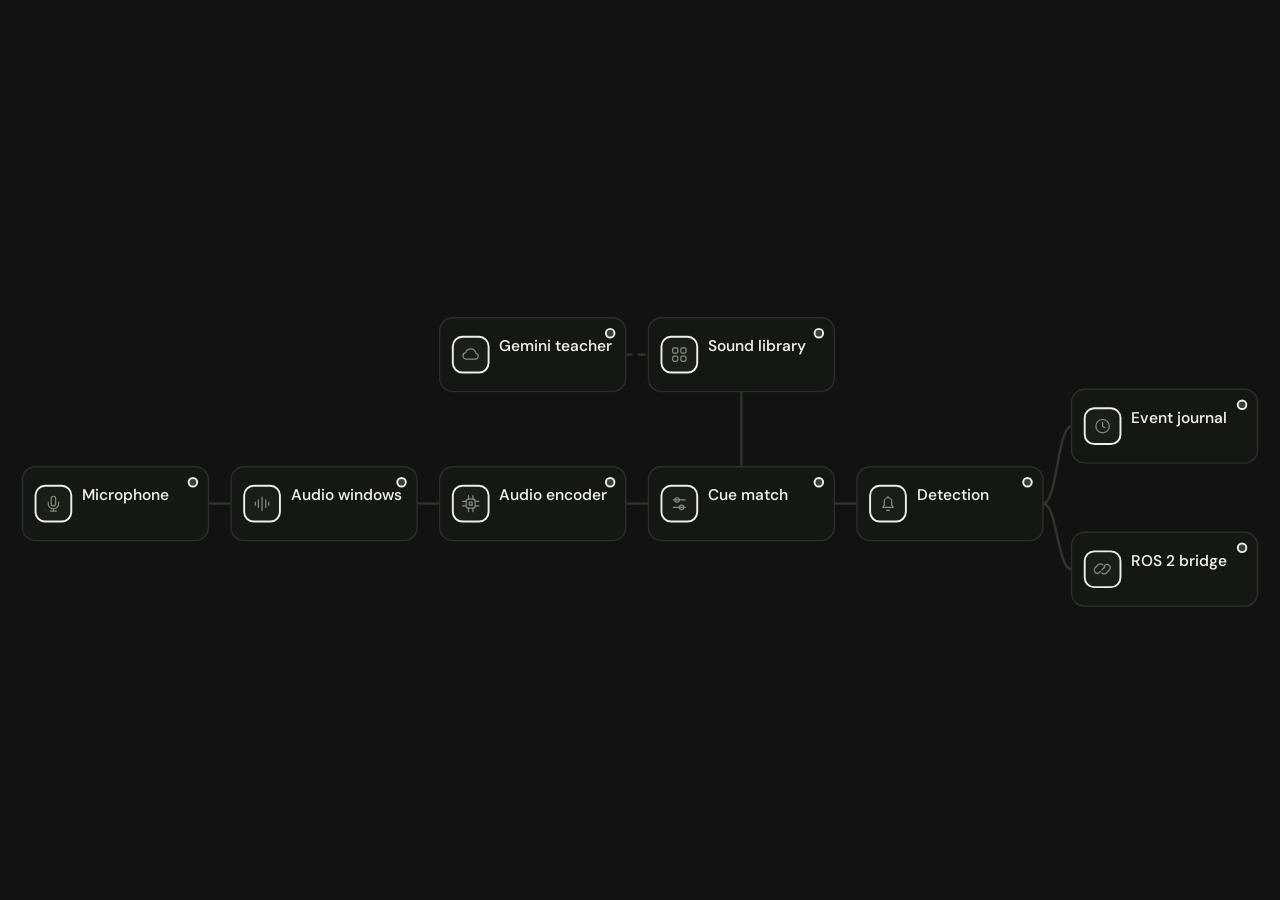
<file: docs/src/architecture.html>
<!doctype html>
<html lang="en">
  <head>
    <meta charset="utf-8" />
    <title>Physical Shazam · architecture loop</title>
    <link rel="stylesheet" href="../../src/physical_shazam/static/style.css" />
    <style>
      html, body { margin: 0; width: 1280px; height: 360px; overflow: hidden; background: #101310; }
      #stage { position: absolute; inset: 0; display: grid; place-items: center; }
      #stage svg.system-diagram { width: 1240px; height: auto; }
      #sprite { position: absolute; width: 0; height: 0; overflow: hidden; }
    </style>
  </head>
  <body>
    <div id="sprite"></div>
    <div id="stage"><svg id="diagram" class="system-diagram" role="img" aria-label="Physical Shazam architecture"></svg></div>
    <script type="module">
      import { SystemDiagram } from "../../src/physical_shazam/static/diagram.js";

      const html = await (await fetch("../../src/physical_shazam/static/index.html")).text();
      const doc = new DOMParser().parseFromString(html, "text/html");
      document.getElementById("sprite").append(
        ...[...doc.querySelectorAll("svg")].filter((s) => s.querySelector("symbol")),
      );

      const LOOP = 6;
      const diagram = new SystemDiagram(document.getElementById("diagram"), {
        layout: "landscape",
      });
      const ms = (s) => s * 1000;
      const schedule = [];
      for (let loop = 0; loop < 40; loop++) {
        const base = loop * LOOP;
        for (let i = 0; i < 12; i++)
          schedule.push([base + i * 0.5, ["mic", "window", "encoder", "match"], 1.1, ""]);
        schedule.push([base + 2.6, ["match", "event", "journal"], 0.8, "event"]);
        schedule.push([base + 3.2, ["event", "ros"], 0.6, "event"]);
        schedule.push([base + 4.1, ["gemini", "library", "match"], 1.2, ""]);
      }
      schedule.sort((a, b) => a[0] - b[0]);
      let next = 0;

      window.render = (t) => {
        const local = t % LOOP;
        while (next < schedule.length && schedule[next][0] <= t) {
          const [at, route, duration, kind] = schedule[next++];
          diagram.send(route, ms(at), { duration: ms(duration) / (route.length - 1), kind });
        }
        const level = -26 + 9 * Math.sin(t * 2.1) + 4 * Math.sin(t * 5.3);
        const heard = local > 2.6 && local < 5.6;
        const score = heard ? 0.91 : 0.2 + 0.08 * Math.sin(t * 3);
        diagram.set("mic", "active", `${level.toFixed(1)} dBFS`);
        diagram.set("window", "active", "16 kHz · 975 ms");
        diagram.set("encoder", "active", `CED-small · ${9 + Math.round(1.5 + Math.sin(t * 4))} ms`);
        diagram.set("library", local > 4.1 && local < 5.6 ? "active" : "ready", "3 sounds · 3 on");
        diagram.set("gemini", local > 4.1 && local < 5.4 ? "active" : "ready", local > 4.1 && local < 5.4 ? "Reviewing…" : "On demand");
        diagram.set("match", "active", `${score.toFixed(2)} · Doorbell`);
        diagram.set("event", heard ? "active" : "ready", heard ? "Doorbell · 0.91" : "Listening…");
        diagram.set("journal", "ready", local > 3.2 ? "12 saved locally" : "11 saved locally");
        diagram.set("ros", "ready", local > 3.8 ? "12 sent" : "11 sent");
        for (const [a, b] of [["mic", "window"], ["window", "encoder"], ["encoder", "match"], ["library", "match"], ["event", "ros"]])
          diagram.flow(a, b, true);
        diagram.flow("gemini", "library", local > 4.1 && local < 5.4);
        if (Math.abs(local - 2.95) < 0.02) diagram.flash("event", ms(t));
        diagram.frame(ms(t));
      };
      window.ready = true;
      if (!navigator.webdriver) {
        const start = performance.now();
        const tick = () => { window.render((performance.now() - start) / 1000); requestAnimationFrame(tick); };
        requestAnimationFrame(tick);
      }
    </script>
  </body>
</html>
</file>
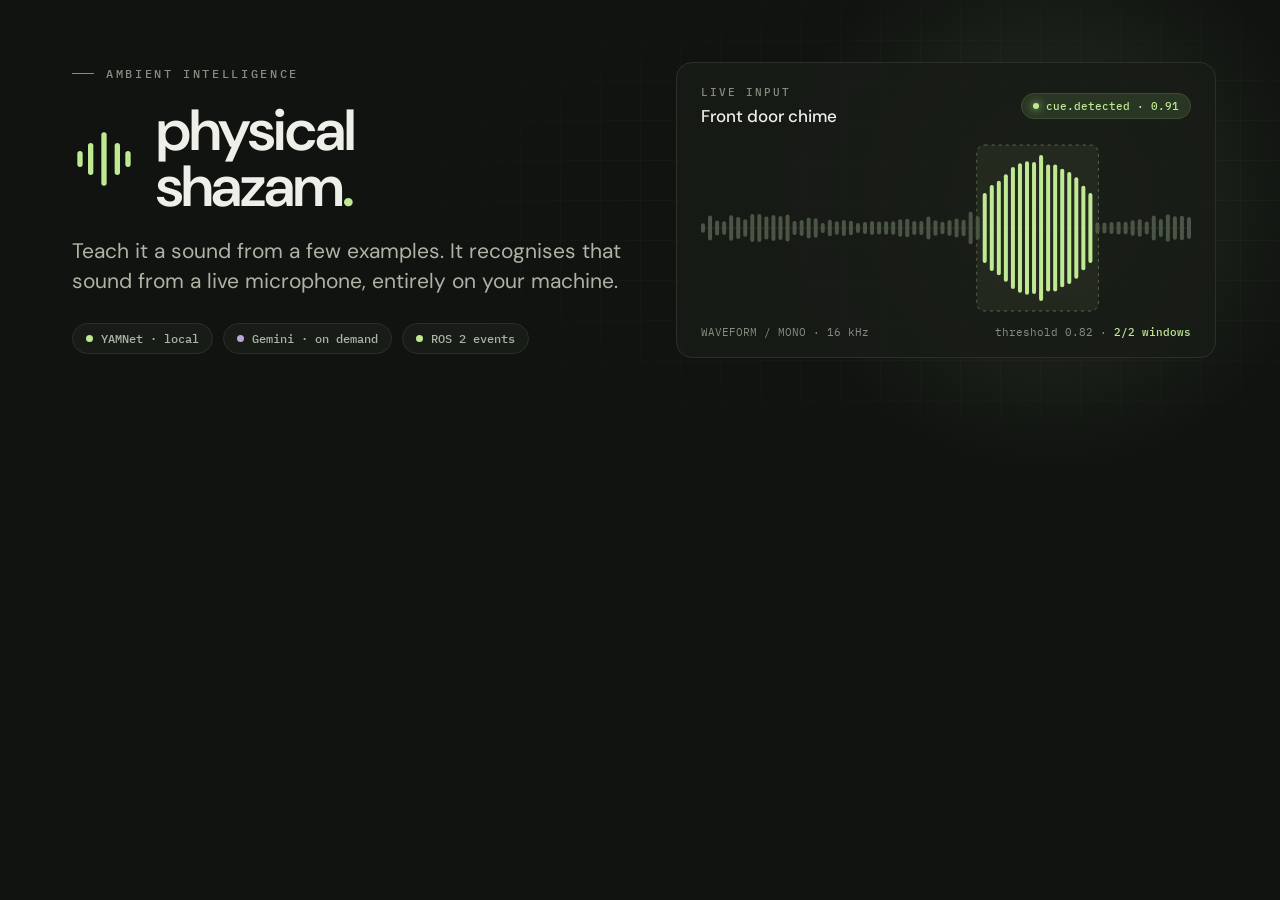
<file: docs/src/banner.html>
<!doctype html><html><head><meta charset="utf-8">
<link href="https://fonts.googleapis.com/css2?family=DM+Sans:wght@400;500;600;700&family=IBM+Plex+Mono:wght@400;500&display=swap" rel="stylesheet">
<style>
:root{--bg:#101310;--panel:#181c17;--border:#2a3028;--text:#eeefe8;--muted:#858e7e;--ml:#adb4a5;--mint:#c0e994;--mintd:#293623;--lav:#b8a7da}
*{box-sizing:border-box;margin:0}
body{width:1280px;height:420px;background:var(--bg);font-family:"DM Sans",sans-serif;color:var(--text);overflow:hidden;position:relative}
.grid{position:absolute;inset:0;background-image:linear-gradient(var(--border) 1px,transparent 1px),linear-gradient(90deg,var(--border) 1px,transparent 1px);background-size:40px 40px;opacity:.28;mask-image:radial-gradient(ellipse 70% 90% at 75% 50%,#000 20%,transparent 75%)}
.glow{position:absolute;width:620px;height:620px;right:-80px;top:-110px;background:radial-gradient(circle,rgba(192,233,148,.13),transparent 62%)}
.left{position:absolute;left:72px;top:0;bottom:0;display:flex;flex-direction:column;justify-content:center;gap:22px;width:620px}
.eyebrow{font:500 12px "IBM Plex Mono";letter-spacing:.22em;color:var(--muted);display:flex;align-items:center;gap:12px}
.eyebrow:before{content:"";width:22px;height:1px;background:var(--muted)}
.brand{display:flex;align-items:center;gap:20px}
.brand svg{width:64px;height:64px;stroke:var(--mint);stroke-width:2;fill:none;stroke-linecap:round}
.name{font-weight:600;font-size:58px;line-height:.95;letter-spacing:-.035em}
.name b{color:var(--mint);font-weight:600}
.tag{font-size:21px;color:var(--ml);line-height:1.45;max-width:600px}
.pills{display:flex;gap:10px;margin-top:4px}
.pill{font:500 12px "IBM Plex Mono";color:var(--ml);border:1px solid var(--border);background:var(--panel);border-radius:999px;padding:7px 13px;display:flex;align-items:center;gap:8px}
.pill i{width:7px;height:7px;border-radius:50%;background:var(--mint)}
.pill.l i{background:var(--lav)}
.right{position:absolute;right:64px;top:62px;width:540px;height:296px;border:1px solid var(--border);background:rgba(24,28,23,.85);border-radius:16px;padding:22px 24px}
.rh{display:flex;justify-content:space-between;align-items:center}
.lbl{font:500 11px "IBM Plex Mono";letter-spacing:.18em;color:var(--muted)}
.ttl{font-size:17px;font-weight:500;margin-top:6px}
.badge{font:500 11px "IBM Plex Mono";color:var(--mint);border:1px solid #3d4d33;background:var(--mintd);border-radius:999px;padding:5px 11px;display:flex;gap:7px;align-items:center}
.badge i{width:6px;height:6px;border-radius:50%;background:var(--mint);box-shadow:0 0 8px var(--mint)}
#wave{margin-top:16px;display:block}
.foot{display:flex;justify-content:space-between;margin-top:12px;font:400 11px "IBM Plex Mono";color:var(--muted)}
.foot span b{color:var(--mint);font-weight:500}
</style></head><body>
<div class="grid"></div><div class="glow"></div>
<div class="left">
  <div class="eyebrow">AMBIENT INTELLIGENCE</div>
  <div class="brand"><svg viewBox="0 0 24 24"><path d="M3 10v4m4-7v10m5-14v18m5-14v10m4-7v4"/></svg>
    <div class="name">physical<br>shazam<b>.</b></div></div>
  <div class="tag">Teach it a sound from a few examples. It recognises that sound from a live microphone, entirely on your machine.</div>
  <div class="pills"><div class="pill"><i></i>YAMNet · local</div><div class="pill l"><i></i>Gemini · on demand</div><div class="pill"><i></i>ROS 2 events</div></div>
</div>
<div class="right">
  <div class="rh"><div><div class="lbl">LIVE INPUT</div><div class="ttl">Front door chime</div></div><div class="badge"><i></i>cue.detected · 0.91</div></div>
  <svg id="wave" width="490" height="170"></svg>
  <div class="foot"><span>WAVEFORM / MONO · 16 kHz</span><span>threshold 0.82 · <b>2/2 windows</b></span></div>
</div>
<script>
const s=document.getElementById('wave'),W=490,H=170,n=70,bw=4,gap=(W-n*bw)/(n-1);let h='';
let seed=7;const r=()=>{seed=(seed*16807)%2147483647;return seed/2147483647};
h+=`<line x1="0" x2="${W}" y1="${H/2}" y2="${H/2}" stroke="#2a3028"/>`;
for(let i=0;i<n;i++){const x=i*(bw+gap);const hit=i>=40&&i<=55;
 let a=hit?(0.45+0.5*Math.abs(Math.sin((i-40)/15*Math.PI))*(0.75+0.25*r())):(0.06+0.16*r()*(0.6+0.4*Math.sin(i/5)));
 const bh=Math.max(4,a*(H-14));
 h+=`<rect x="${x}" y="${(H-bh)/2}" width="${bw}" height="${bh}" rx="2" fill="${hit?'#c0e994':'#4b5546'}"/>`}
const x0=40*(bw+gap)-6,x1=55*(bw+gap)+bw+6;
h=`<rect x="${x0}" y="2" width="${x1-x0}" height="${H-4}" rx="8" fill="rgba(192,233,148,.06)" stroke="rgba(192,233,148,.35)" stroke-dasharray="3 4"/>`+h;
s.innerHTML=h;
</script></body></html>
</file>
<file: src/physical_shazam/static/style.css>
@import url("https://fonts.googleapis.com/css2?family=DM+Sans:wght@400;450;500;550;600;650;700&family=IBM+Plex+Mono:wght@400;500&display=swap");

:root {
  color-scheme: dark;
  --bg: #101310;
  --side: #141713;
  --panel: #181c17;
  --panel-hi: #1d221c;
  --border: #2a3028;
  --text: #eeefe8;
  --muted: #858e7e;
  --muted-light: #adb4a5;
  --mint: #c0e994;
  --mint-dark: #293623;
  --lavender: #b8a7da;
  --mono: "IBM Plex Mono", monospace;
  --font: "DM Sans", -apple-system, BlinkMacSystemFont, "Segoe UI", sans-serif;
}
* {
  box-sizing: border-box;
}
body {
  margin: 0;
  background: var(--bg);
  color: var(--text);
  font: 15px/1.5 var(--font);
  -webkit-font-smoothing: antialiased;
}
button,
input {
  font: inherit;
}
button,
a,
input {
  -webkit-tap-highlight-color: transparent;
}
button {
  cursor: pointer;
}
button {
  color: inherit;
}
a {
  color: inherit;
  text-decoration: none;
}
svg {
  width: 20px;
  height: 20px;
  fill: none;
  stroke: currentColor;
  stroke-width: 1.6;
  stroke-linecap: round;
  stroke-linejoin: round;
  flex-shrink: 0;
}
.svg-defs {
  position: absolute;
  width: 0;
  height: 0;
  overflow: hidden;
}
button:disabled {
  opacity: 0.4;
  cursor: not-allowed;
}
button:focus-visible,
a:focus-visible,
input:focus-visible {
  outline: 2px solid var(--mint);
  outline-offset: 4px;
}
button {
  transition:
    background 0.18s,
    opacity 0.18s,
    transform 0.18s;
}
.hidden {
  display: none !important;
}
.sidebar {
  width: 232px;
  position: fixed;
  inset: 0 auto 0 0;
  background: var(--side);
  border-right: 1px solid var(--border);
  padding: 34px 18px 0;
  display: flex;
  flex-direction: column;
  z-index: 10;
}
.brand {
  display: flex;
  align-items: center;
  gap: 12px;
  padding: 0 12px;
  font-weight: 600;
  font-size: 20px;
  letter-spacing: -0.9px;
  line-height: 1.03;
  width: fit-content;
}
.brand-mark {
  width: 37px;
  height: 43px;
  color: var(--mint);
  display: grid;
  place-items: center;
}
.brand-mark svg {
  width: 35px;
  height: 35px;
  stroke-width: 2.2;
}
.brand-second {
  display: block;
}
.brand-dot {
  color: var(--mint);
}
.workspace {
  display: flex;
  gap: 10px;
  align-items: center;
  margin-top: 40px;
  margin-bottom: 33px;
  border: 1px solid var(--border);
  border-radius: 9px;
  background: #1b2019;
  padding: 11px 10px;
  font-size: 12.5px;
  font-weight: 500;
}
.workspace small {
  display: block;
  font: 11px var(--mono);
  color: var(--muted);
  margin-top: 4px;
  letter-spacing: 1px;
}
.workspace-icon {
  width: 27px;
  height: 27px;
  background: #303829;
  border: 1px solid #46513b;
  border-radius: 6px;
  display: grid;
  place-items: center;
  color: var(--mint);
  font-size: 13px;
}
.workspace-chevron {
  margin-left: auto;
  color: var(--muted);
}
.nav-label {
  font: 11.5px var(--mono);
  letter-spacing: 1.5px;
  color: #697362;
  margin-left: 14px;
  margin-bottom: 13px;
}
.nav-item {
  display: flex;
  align-items: center;
  width: 100%;
  border: 1px solid transparent;
  border-radius: 7px;
  background: transparent;
  color: var(--muted-light);
  padding: 12px 13px;
  gap: 11px;
  margin-bottom: 5px;
  text-align: left;
  font-size: 13px;
  font-weight: 500;
}
.nav-item svg {
  width: 17px;
  height: 17px;
  color: #7d8874;
}
.nav-item:hover {
  background: #20261d;
}
.nav-item.active {
  background: #273120;
  border-color: #35422b;
  color: var(--mint);
}
.nav-item.active svg {
  color: var(--mint);
}
.nav-dot {
  width: 5px;
  height: 5px;
  background: var(--mint);
  border-radius: 50%;
  margin-left: auto;
}
.nav-count {
  margin-left: auto;
  font: 11.5px var(--mono);
  border-radius: 4px;
  background: #242a21;
  padding: 2px 5px;
}
.sidebar-bottom {
  margin-top: auto;
}
.local-note {
  display: flex;
  gap: 10px;
  margin: 30px 10px;
  color: var(--muted-light);
  font-size: 12.5px;
}
.local-note svg {
  width: 17px;
  height: 17px;
  color: var(--muted);
}
.local-note p {
  color: #747e6d;
  margin: 7px 0 0;
  font-size: 12.5px;
  line-height: 1.8;
}
.station-id {
  display: flex;
  align-items: center;
  width: calc(100% + 36px);
  margin-left: -18px;
  padding: 20px 20px;
  background: transparent;
  border: 0;
  border-top: 1px solid var(--border);
  gap: 10px;
  font-size: 12.5px;
  text-align: left;
}
.station-id small {
  display: block;
  font-size: 11.5px;
  color: var(--muted);
  margin-top: 2px;
}
.station-id > span:last-child {
  margin-left: auto;
  color: var(--muted);
}
.avatar {
  height: 30px;
  width: 30px;
  display: grid;
  place-items: center;
  border: 1px solid #454d3e;
  border-radius: 50%;
  font: 12px var(--mono);
  color: var(--muted-light);
}
.app-shell {
  margin-left: 232px;
}
.topbar {
  height: 76px;
  display: flex;
  align-items: center;
  justify-content: space-between;
  padding: 0 40px;
  border-bottom: 1px solid var(--border);
}
.breadcrumb {
  font-size: 12.5px;
  color: var(--muted);
}
.breadcrumb span {
  padding: 0 12px;
  color: #4b5545;
}
.breadcrumb strong {
  color: #bac1b1;
  font-weight: 400;
}
.topbar-right {
  display: flex;
  gap: 22px;
  align-items: center;
}
.local-badge {
  font-size: 12px;
  color: #bacaaa;
  display: flex;
  align-items: center;
  gap: 7px;
}
.local-badge i,
.engine-foot i {
  width: 5px;
  height: 5px;
  border-radius: 50%;
  background: var(--mint);
}
.version {
  font: 11px var(--mono);
  letter-spacing: 1px;
  color: #747e6d;
}
main {
  max-width: 1530px;
  margin: auto;
  padding: 35px 40px 0;
}
.page-heading {
  display: flex;
  align-items: center;
  justify-content: space-between;
  margin-bottom: 29px;
}
.eyebrow {
  font: 11.5px var(--mono);
  letter-spacing: 1.6px;
  color: #98aa86;
  display: flex;
  align-items: center;
  gap: 7px;
}
.tiny-line {
  width: 15px;
  height: 1px;
  background: var(--mint);
}
h1 {
  font-size: 34px;
  font-weight: 500;
  letter-spacing: -1.3px;
  margin: 8px 0 4px;
  line-height: 1.25;
}
.page-heading p {
  margin: 0;
  color: var(--muted);
  font-size: 13px;
}
.button {
  border: 1px solid transparent;
  border-radius: 6px;
  min-height: 39px;
  padding: 9px 15px;
  display: inline-flex;
  align-items: center;
  justify-content: center;
  gap: 8px;
  font-size: 12.5px;
  font-weight: 600;
  white-space: nowrap;
}
.button svg {
  width: 16px;
  height: 16px;
}
.button.primary {
  background: var(--mint);
  color: #1c2c13;
  border-color: var(--mint);
}
.button.primary:hover {
  background: #d4f5af;
  border-color: #d4f5af;
  transform: translateY(-1px);
}
.button.secondary {
  background: #242b20;
  border-color: #394332;
  color: #d8dfce;
}
.button.secondary:hover {
  background: #303b29;
}
.button.subtle {
  background: transparent;
  color: #a8b59c;
}
.text-button {
  background: transparent;
  border: 0;
  padding: 6px 0;
  color: var(--muted-light);
  display: flex;
  align-items: center;
  gap: 9px;
  font-size: 12px;
}
.text-button svg {
  width: 15px;
  height: 15px;
}
.text-button:hover {
  color: var(--mint);
}
.station-grid {
  display: grid;
  grid-template-columns: minmax(0, 1.75fr) minmax(285px, 1fr);
  gap: 20px;
}
.panel {
  background: var(--panel);
  border: 1px solid var(--border);
  border-radius: 10px;
  overflow: hidden;
}
.panel-heading {
  display: flex;
  align-items: center;
  justify-content: space-between;
  padding: 23px 24px 17px;
}
.overline {
  font: 11px var(--mono);
  letter-spacing: 1.7px;
  color: #7b8770;
}
h2 {
  font-size: 15px;
  font-weight: 500;
  letter-spacing: -0.2px;
  margin: 4px 0 0;
  line-height: 1.4;
}
.status-pill {
  display: flex;
  align-items: center;
  gap: 6px;
  border: 1px solid #394031;
  border-radius: 20px;
  padding: 4px 9px;
  color: #a0a995;
  font: 11.5px var(--mono);
}
.status-pill i {
  width: 5px;
  height: 5px;
  background: #79866b;
  border-radius: 50%;
}
.status-pill.listening {
  color: var(--mint);
  border-color: #415735;
  background: #23301e;
}
.status-pill.listening i {
  background: var(--mint);
  box-shadow: 0 0 0 3px #c0e99410;
  animation: breathe 2s infinite;
}
.waveform-wrap {
  height: 174px;
  position: relative;
  margin: 0 24px;
  border: 1px solid #2b3326;
  border-radius: 6px;
  overflow: hidden;
  background: #141a12;
}
.waveform-grid {
  position: absolute;
  inset: 0;
  background-image:
    linear-gradient(#303d252d 1px, transparent 1px),
    linear-gradient(90deg, #303d252d 1px, transparent 1px);
  background-size: 32px 32px;
  background-position: center;
}
.waveform-wrap:after {
  content: "";
  position: absolute;
  left: 0;
  right: 0;
  top: 50%;
  height: 1px;
  background: #5364453a;
  pointer-events: none;
}
#waveform {
  position: absolute;
  width: 100%;
  height: 100%;
  inset: 0;
}
.waveform-idle {
  position: absolute;
  inset: 0;
  display: flex;
  align-items: center;
  justify-content: center;
  gap: 14px;
  background: #141a1280;
  backdrop-filter: blur(1px);
  font-size: 13px;
  color: #c0cbb7;
}
.waveform-idle small {
  display: block;
  font-size: 12px;
  color: #718266;
  margin-top: 4px;
}
.mic-orbit {
  width: 40px;
  height: 40px;
  display: grid;
  place-items: center;
  border: 1px solid #415036;
  border-radius: 50%;
  color: #a3b98e;
  box-shadow: 0 0 0 5px #41503615;
}
.mic-orbit svg {
  width: 17px;
  height: 17px;
}
.waveform-label {
  position: absolute;
  bottom: 9px;
  left: 12px;
  right: 12px;
  display: flex;
  justify-content: space-between;
  font: 11px var(--mono);
  letter-spacing: 1px;
  color: #697d59;
  pointer-events: none;
}
.monitor-footer {
  display: flex;
  justify-content: space-between;
  align-items: center;
  padding: 21px 24px 23px;
  gap: 10px;
}
.source-label {
  display: flex;
  align-items: center;
  gap: 10px;
  font-size: 12px;
  color: #cad2c1;
  min-width: 0;
}
.source-label small {
  display: block;
  color: #7c8971;
  font: 11px var(--mono);
  margin-top: 4px;
}
.source-icon {
  color: #99a68d;
  border: 1px solid #343e2d;
  border-radius: 5px;
  padding: 6px;
  display: grid;
  place-items: center;
}
.source-icon svg {
  width: 15px;
  height: 15px;
}
.engine-panel .panel-heading {
  padding-bottom: 15px;
}
.muted-icon {
  color: #6e7c63;
  width: 17px;
  height: 17px;
}
.engine-item {
  display: flex;
  gap: 12px;
  padding: 7px 24px 4px;
  align-items: flex-start;
}
.engine-icon {
  width: 34px;
  height: 34px;
  border-radius: 7px;
  display: grid;
  place-items: center;
  flex-shrink: 0;
  border: 1px solid;
}
.engine-icon svg {
  width: 17px;
  height: 17px;
}
.engine-icon.mint {
  color: var(--mint);
  background: #28331f;
  border-color: #3c4a2f;
}
.engine-icon.lavender {
  color: var(--lavender);
  background: #2e2836;
  border-color: #44384f;
}
.engine-title {
  font-size: 12.5px;
  font-weight: 500;
  display: flex;
  align-items: center;
  gap: 7px;
  white-space: nowrap;
}
.tag {
  font: 11px var(--mono);
  letter-spacing: 0.5px;
  color: #96a48b;
  border: 1px solid #3a4432;
  border-radius: 3px;
  padding: 2px 4px;
}
.engine-item p {
  font-size: 11.5px;
  color: #89967e;
  margin: 4px 0 7px;
}
.engine-state {
  font: 11px var(--mono);
  color: #9db58a;
  display: flex;
  align-items: center;
  gap: 5px;
}
.engine-state i {
  width: 4px;
  height: 4px;
  background: currentColor;
  border-radius: 50%;
}
.engine-divider {
  display: flex;
  gap: 9px;
  align-items: center;
  margin: 16px 24px;
  font: 11px var(--mono);
  color: #637158;
  white-space: nowrap;
}
.engine-divider span {
  height: 1px;
  flex: 1;
  background: #2f3828;
}
.inline-link {
  font: 11px var(--mono);
  color: var(--lavender);
  padding: 0;
  background: none;
  border: 0;
  text-align: left;
}
.engine-foot {
  border-top: 1px solid var(--border);
  margin-top: 23px;
  padding: 13px 24px;
  font-size: 11px;
  color: #829274;
  display: flex;
  align-items: center;
  gap: 6px;
}
.engine-foot i {
  width: 4px;
  height: 4px;
}
.metrics {
  display: grid;
  grid-template-columns: repeat(4, 1fr);
  border: 1px solid var(--border);
  border-radius: 8px;
  margin: 22px 0 32px;
  background: #151914;
}
.metric {
  padding: 17px 22px;
  border-right: 1px solid var(--border);
}
.metric:last-child {
  border: 0;
}
.metric > span {
  display: flex;
  justify-content: space-between;
  color: #8a9680;
  font-size: 12px;
}
.metric > span svg {
  width: 13px;
  height: 13px;
  color: #65735a;
}
.metric strong {
  font-size: 27px;
  font-weight: 450;
  letter-spacing: -1px;
  display: flex;
  align-items: baseline;
  gap: 10px;
  margin-top: 7px;
  line-height: 1.35;
}
.metric small {
  font: 11px var(--font);
  color: #707e65;
  letter-spacing: 0;
}
.metric strong.metric-text {
  font-size: 15px;
  letter-spacing: -0.3px;
  display: block;
  margin-top: 12px;
  line-height: 1.2;
}
.metric-text small {
  display: block;
  margin-top: 5px;
}
.section-heading {
  display: flex;
  justify-content: space-between;
  align-items: center;
  margin-bottom: 17px;
}
.section-heading h2 {
  font-size: 17px;
  margin: 0;
  display: flex;
  align-items: center;
  gap: 10px;
}
.section-heading h2 > span:not(.live-dot) {
  font: 11.5px var(--mono);
  padding: 2px 5px;
  background: #232b1d;
  border-radius: 4px;
  color: #97a78b;
}
.section-heading p {
  font-size: 12px;
  color: #7c8b70;
  margin: 4px 0 0;
}
.cue-grid {
  display: grid;
  grid-template-columns: repeat(3, minmax(0, 1fr));
  gap: 16px;
}
.empty-library {
  grid-column: 1/-1;
  min-height: 170px;
  display: flex;
  align-items: center;
  justify-content: space-between;
  gap: 30px;
  padding: 29px 34px;
  border: 1px dashed #3b4a30;
  border-radius: 9px;
  background:
    radial-gradient(ellipse at 0 50%, #2c3a2030, transparent 70%), #171d14;
}
.empty-library-main {
  display: flex;
  gap: 20px;
  align-items: center;
}
.empty-symbol {
  height: 58px;
  width: 58px;
  border: 1px solid #3c4d30;
  border-radius: 13px;
  display: grid;
  place-items: center;
  background: #26331d;
  color: #b5d895;
  transform: rotate(-6deg);
}
.empty-symbol svg {
  width: 26px;
  height: 26px;
  transform: rotate(6deg);
}
.empty-library h3 {
  font-size: 15px;
  font-weight: 500;
  margin: 0 0 6px;
  letter-spacing: -0.2px;
}
.empty-library p {
  font-size: 12px;
  color: #849976;
  line-height: 1.8;
  margin: 0;
  max-width: 315px;
}
.empty-actions {
  display: flex;
  flex-direction: column;
  gap: 10px;
  align-items: center;
}
.empty-actions .text-button {
  font-size: 11.5px;
  color: #9caf8e;
}
.cue-card {
  border: 1px solid var(--border);
  border-radius: 9px;
  background: var(--panel);
  padding: 21px;
  position: relative;
  transition:
    border-color 0.2s,
    background 0.2s;
}
.cue-card.detected {
  border-color: #89aa67;
  background: #263320;
  box-shadow: 0 0 24px #c0e99408;
}
.cue-card.disabled {
  opacity: 0.55;
}
.cue-card-top {
  display: flex;
  align-items: center;
  justify-content: space-between;
}
.cue-icon {
  width: 34px;
  height: 34px;
  border: 1px solid #3c482f;
  border-radius: 8px;
  background: #27311f;
  color: #c1d6aa;
  display: grid;
  place-items: center;
}
.cue-icon svg {
  width: 18px;
  height: 18px;
}
.cue-card h3 {
  font-weight: 500;
  font-size: 14px;
  letter-spacing: -0.1px;
  margin: 15px 0 3px;
  overflow-wrap: anywhere;
}
.cue-meta {
  font: 11px var(--mono);
  color: #7f9072;
}
.cue-score-row {
  display: flex;
  align-items: center;
  justify-content: space-between;
  margin-top: 19px;
  font-size: 11px;
  color: #8e9e81;
}
.cue-score-row output {
  font: 11.5px var(--mono);
  color: #b3c4a4;
}
.score-track {
  height: 4px;
  background: #2d3825;
  border-radius: 2px;
  margin: 8px 0 15px;
  position: relative;
}
.score-fill {
  height: 100%;
  background: #a6cb81;
  border-radius: 2px;
  width: 0;
  transition: width 0.3s;
}
.score-threshold {
  position: absolute;
  top: -3px;
  height: 10px;
  width: 1px;
  background: #b8c7a8;
}
.cue-card-bottom {
  display: flex;
  justify-content: space-between;
  align-items: center;
  border-top: 1px solid var(--border);
  padding-top: 13px;
  font-size: 11px;
  color: #7a8b6c;
}
.cue-card-bottom .text-button {
  font-size: 11.5px;
  padding: 0;
}
.cue-card-bottom svg {
  width: 13px;
  height: 13px;
}
.switch {
  position: relative;
  display: inline-flex;
  align-items: center;
  width: 29px;
  height: 17px;
  cursor: pointer;
  flex-shrink: 0;
}
.switch input {
  position: absolute;
  opacity: 0;
  width: 0;
  height: 0;
}
.switch > span:not(.sr-only) {
  position: absolute;
  inset: 0;
  border-radius: 20px;
  background: #414b37;
  transition: background 0.2s;
}
.switch > span:not(.sr-only):before {
  content: "";
  position: absolute;
  left: 3px;
  top: 3px;
  width: 11px;
  height: 11px;
  background: #a5b298;
  border-radius: 50%;
  transition: transform 0.2s;
}
.switch input:checked + span {
  background: #6f8d50;
}
.switch input:checked + span:before {
  transform: translateX(12px);
  background: var(--mint);
}
.switch input:focus-visible + span {
  outline: 2px solid var(--mint);
  outline-offset: 4px;
}
.event-heading {
  margin-top: 30px;
  margin-bottom: 15px;
}
.live-dot {
  width: 5px;
  height: 5px;
  background: #566d44;
  border-radius: 50%;
}
.empty-events {
  display: flex;
  align-items: center;
  justify-content: center;
  gap: 13px;
  padding: 25px;
  color: #7d8c71;
  font-size: 12px;
}
.empty-events svg {
  width: 18px;
  height: 18px;
  color: #586b4a;
}
.empty-events small {
  display: block;
  color: #5e7052;
  font-size: 11.5px;
  margin-top: 3px;
}
.event-row {
  padding: 15px 21px;
  display: grid;
  grid-template-columns: 32px 1fr 85px 90px 90px;
  align-items: center;
  gap: 12px;
  border-bottom: 1px solid var(--border);
  font-size: 12px;
}
.event-row:last-child {
  border-bottom: 0;
}
.event-row .event-icon {
  display: grid;
  place-items: center;
  height: 29px;
  width: 29px;
  border-radius: 50%;
  background: #293820;
  color: #b2d393;
}
.event-row svg {
  width: 14px;
  height: 14px;
}
.event-name {
  font-weight: 500;
}
.event-name small {
  display: block;
  color: #748668;
  font-size: 11px;
  font-weight: 400;
  margin-top: 3px;
}
.event-score,
.event-time {
  font: 11.5px var(--mono);
  color: #a3b393;
}
.event-output {
  font: 11px var(--mono);
  color: #91a77f;
}
.signal-path {
  display: flex;
  align-items: center;
  justify-content: space-between;
  gap: 9px;
  border-top: 1px solid #252e20;
  padding-top: 20px;
  margin-top: 27px;
  font-size: 11px;
  color: #7a8c6c;
}
.signal-label {
  font: 11px var(--mono);
  letter-spacing: 1px;
  color: #637657;
}
.signal-path > span:not(.signal-label):not(.signal-end) {
  display: flex;
  gap: 7px;
  align-items: center;
  white-space: nowrap;
}
.signal-path svg {
  width: 12px;
  height: 12px;
  color: #8ba177;
}
.signal-path b {
  font-size: 12px;
  color: #455b36;
  font-weight: 400;
}
.signal-end {
  margin-left: 8px;
  font-size: 11px;
  color: #5e7650;
}
.library-toolbar {
  display: flex;
  justify-content: space-between;
  align-items: center;
  gap: 15px;
  margin: 6px 0 24px;
  color: var(--muted);
  font-size: 12.5px;
}
.library-toolbar > div {
  display: flex;
  gap: 10px;
}
.info-panel {
  display: flex;
  align-items: center;
  gap: 17px;
  padding: 23px 26px;
  border: 1px solid var(--border);
  border-radius: 8px;
  margin-top: 24px;
  color: #9fb78c;
  font-size: 12.5px;
}
.info-panel svg {
  width: 24px;
  height: 24px;
}
.info-panel strong {
  font-weight: 500;
}
.info-panel p {
  font-size: 12px;
  color: #7e9071;
  line-height: 1.8;
  margin: 4px 0 0;
  max-width: 680px;
}
.footnote {
  font-size: 12px;
  color: #7e9071;
  margin: 16px 0;
}
.notice {
  border: 1px solid #53663f;
  background: #26351d;
  padding: 13px 17px;
  margin: 0 0 20px;
  font-size: 12.5px;
  color: #cadfb9;
  border-radius: 7px;
}
.notice.error {
  border-color: #714e38;
  background: #35261e;
  color: #e3b69c;
}
footer {
  display: flex;
  justify-content: space-between;
  border-top: 1px solid #232b1e;
  margin-top: 32px;
  padding: 19px 0 22px;
  font: 11px var(--mono);
  letter-spacing: 0.9px;
  color: #536448;
}
footer > span:last-child {
  font: 11.5px var(--font);
  letter-spacing: 0;
  color: #657759;
}
.footer-dot {
  padding: 0 10px;
  color: #3f5534;
}
dialog {
  width: 560px;
  max-width: calc(100vw - 32px);
  max-height: 90dvh;
  overflow: auto;
  border: 1px solid #414d37;
  border-radius: 13px;
  background: #191f16;
  color: var(--text);
  padding: 26px 30px;
  box-shadow: 0 30px 120px #0009;
}
dialog::backdrop {
  background: #080d08bd;
  backdrop-filter: blur(7px);
}
dialog h2 {
  font-size: 28px;
  font-weight: 500;
  letter-spacing: -0.9px;
  margin: 10px 0 5px;
}
dialog .dialog-subtitle {
  font-size: 12.5px;
  color: #91a382;
  margin: 0 0 23px;
  line-height: 1.8;
}
.dialog-top {
  display: flex;
  justify-content: space-between;
  align-items: center;
}
.dialog-top .eyebrow {
  font-size: 11px;
  color: #97b082;
}
.icon-button {
  border: 0;
  background: transparent;
  padding: 3px;
  display: grid;
  place-items: center;
  color: #879c77;
}
.icon-button:hover {
  color: #c7e5af;
}
.icon-button svg {
  width: 17px;
  height: 17px;
}
.steps {
  display: flex;
  gap: 26px;
  margin: 20px 0 25px;
  padding-bottom: 16px;
  border-bottom: 1px solid #313e28;
  font: 11.5px var(--mono);
  color: #556e45;
}
.steps b {
  font: 12px var(--font);
  margin-left: 4px;
  font-weight: 500;
}
.steps .active {
  color: #b4d497;
}
.field-label {
  display: block;
  font-size: 12px;
  font-weight: 500;
  color: #b5c6a7;
  margin: 17px 0 8px;
}
.field-label output {
  float: right;
  font: 12px var(--mono);
  color: var(--mint);
}
input:not([type="range"]):not([type="checkbox"]):not([type="file"]) {
  width: 100%;
  background: #12190f;
  border: 1px solid #35462a;
  border-radius: 6px;
  color: #dfe9d6;
  padding: 11px 12px;
  font-size: 13px;
  outline-offset: 2px;
}
input::placeholder {
  color: #566e47;
}
input[type="range"] {
  accent-color: var(--mint);
  width: 100%;
}
.capture-heading {
  display: flex;
  align-items: center;
  justify-content: space-between;
  margin-top: 23px;
}
.capture-heading .field-label {
  margin: 0 0 10px;
}
.capture-heading > span:last-child {
  font: 11px var(--mono);
  color: #718a60;
}
.capture-heading .field-label span {
  font: 11px var(--mono);
  color: #79976a;
  margin-left: 8px;
}
.capture-area {
  border: 1px dashed #425936;
  border-radius: 8px;
  background: #202c1a;
  padding: 25px 15px 21px;
  display: flex;
  align-items: center;
  flex-direction: column;
}
.capture-area.dragover {
  background: #344c28;
  border-color: var(--mint);
}
.capture-area > svg {
  color: #a1c786;
  width: 26px;
  height: 26px;
  margin-bottom: 12px;
}
.capture-area strong {
  font-size: 13px;
  font-weight: 500;
}
.capture-area p {
  font-size: 12px;
  color: #839c72;
  margin: 5px 0 17px;
}
.capture-area > div {
  display: flex;
  gap: 8px;
}
.capture-area.recording {
  border-color: #c4dc97;
  background: #293b1e;
}
.capture-area.recording > svg {
  animation: breathe 1s infinite;
}
.example-row {
  display: flex;
  align-items: center;
  gap: 10px;
  background: #242f1d;
  border: 1px solid #37492c;
  border-radius: 6px;
  margin-bottom: 9px;
  padding: 10px 12px;
  font-size: 12px;
}
.example-row > .example-check {
  width: 22px;
  height: 22px;
  border-radius: 50%;
  background: #3d572e;
  color: #c3e7a3;
  display: grid;
  place-items: center;
}
.example-row svg {
  width: 12px;
  height: 12px;
}
.example-row small {
  color: #809c6d;
  font: 11px var(--mono);
}
.example-row audio {
  height: 25px;
  width: 140px;
  margin-left: auto;
  opacity: 0.7;
}
.example-row .icon-button {
  margin-left: 5px;
}
.teacher-card {
  background: #26232e;
  border: 1px solid #44384e;
  border-radius: 8px;
  margin-top: 21px;
  padding: 17px;
}
.teacher-card-heading {
  display: flex;
  gap: 10px;
  align-items: center;
}
.engine-icon.small {
  width: 28px;
  height: 28px;
}
.teacher-card strong {
  font-size: 12.5px;
  font-weight: 500;
  color: #d4c5e5;
}
.teacher-card p {
  font-size: 11.5px;
  color: #a491b7;
  margin: 3px 0 0;
  line-height: 1.8;
}
.teacher-card .button {
  margin-top: 13px;
  background: #342b3f;
  border-color: #51405f;
  color: #cfb9e1;
  min-height: 33px;
  padding: 6px 11px;
  font-size: 12px;
}
.teacher-card > small {
  display: block;
  color: #89749c;
  font-size: 11px;
  line-height: 1.8;
  margin-top: 10px;
}
.teacher-card #teacher-result {
  border-top: 1px solid #43344f;
  padding-top: 10px;
  margin-top: 13px;
}
.teacher-card #teacher-result strong {
  display: block;
  margin-bottom: 4px;
}
.teacher-card #teacher-result p {
  margin: 5px 0;
}
.dialog-footer {
  display: flex;
  align-items: center;
  justify-content: space-between;
  gap: 12px;
  border-top: 1px solid #34402b;
  margin-top: 23px;
  padding-top: 19px;
}
.dialog-footer > span {
  font-size: 11.5px;
  color: #819a6f;
  max-width: 230px;
}
.form-error {
  font-size: 12.5px;
  color: #edbb9f;
  border: 1px solid #6e4f37;
  background: #3c2b1e;
  border-radius: 6px;
  padding: 10px 12px;
  line-height: 1.6;
}
.connection-section {
  border-top: 1px solid #34402b;
  padding: 22px 0 0;
  margin-top: 22px;
}
.connection-title {
  display: flex;
  gap: 12px;
  align-items: center;
}
.connection-title h3 {
  font-size: 13px;
  font-weight: 500;
  margin: 0;
}
.connection-title p {
  font-size: 11.5px;
  color: #8ea17f;
  margin: 4px 0 0;
}
.connection-title .switch {
  margin-left: auto;
}
.connection-section > p {
  font-size: 12px;
  color: #8fa27f;
  line-height: 1.8;
  margin: 17px 0 10px;
}
.connection-section > small {
  font-size: 11.5px;
  color: #7a926b;
  display: block;
  margin-top: 10px;
  line-height: 1.8;
}
pre {
  font: 12px/1.9 var(--mono);
  background: #11190e;
  border: 1px solid #33452a;
  padding: 12px 15px;
  border-radius: 6px;
  color: #abc597;
  overflow: auto;
}
code {
  font: 11.5px/1.8 var(--mono);
  color: #a1b68e;
}
.bridge-help {
  padding: 14px;
  background: #202b19;
  border-radius: 6px;
  border: 1px solid #364b29;
  margin-top: 20px;
  font-size: 12px;
  color: #abc298;
}
.bridge-help strong {
  font-weight: 500;
}
.bridge-help p {
  font-size: 11.5px;
  margin: 6px 0;
  color: #7f986b;
  line-height: 1.8;
}
.bridge-help code {
  font-size: 11px;
  overflow-wrap: anywhere;
}
.connection-actions {
  display: flex;
  justify-content: flex-end;
  gap: 9px;
  margin-top: 23px;
}
.help-text {
  font-size: 12px;
  color: #819b70;
  line-height: 1.8;
}
.form-row {
  display: grid;
  grid-template-columns: 1fr 1fr;
  gap: 18px;
}
.danger {
  color: #d59f83;
}
.saved-teacher {
  background: #28232e;
  border: 1px solid #493854;
  padding: 14px;
  border-radius: 7px;
  color: #c8b4dd;
  font-size: 12.5px;
  margin-top: 20px;
  line-height: 1.8;
}
.saved-teacher small {
  display: block;
  color: #a58dbb;
  font-size: 12px;
  margin-top: 5px;
}
.calibration-visual {
  height: 100px;
  display: grid;
  place-items: center;
  background: #1e2c16;
  border: 1px solid #3b532d;
  border-radius: 9px;
}
.calibration-visual svg {
  width: 45px;
  height: 45px;
  color: #b9dc9b;
}
.toast {
  position: fixed;
  bottom: 25px;
  left: calc(50% + 116px);
  transform: translateX(-50%);
  padding: 13px 21px;
  background: #d0eaba;
  color: #1f3415;
  border: 1px solid #e2f5d4;
  border-radius: 7px;
  box-shadow: 0 6px 30px #0005;
  font-size: 12.5px;
  max-width: min(650px, 80vw);
  z-index: 100;
}
.sr-only {
  position: absolute;
  width: 1px;
  height: 1px;
  padding: 0;
  overflow: hidden;
  clip: rect(0, 0, 0, 0);
  white-space: nowrap;
  border: 0;
}
@keyframes breathe {
  50% {
    opacity: 0.5;
  }
}
@media (min-width: 1600px) {
  main {
    padding-top: 45px;
  }
  .waveform-wrap {
    height: 215px;
  }
  .panel-heading {
    padding-top: 28px;
    padding-bottom: 23px;
  }
  .engine-item {
    padding-top: 13px;
  }
  .engine-divider {
    margin-top: 22px;
    margin-bottom: 22px;
  }
  .engine-foot {
    margin-top: 30px;
  }
  .metrics {
    margin-top: 25px;
    margin-bottom: 38px;
  }
  .empty-library {
    min-height: 195px;
  }
  .event-heading {
    margin-top: 37px;
  }
}
@media (max-width: 1200px) {
  .sidebar {
    width: 205px;
    padding-left: 13px;
    padding-right: 13px;
  }
  .app-shell {
    margin-left: 205px;
  }
  .station-id {
    width: calc(100% + 26px);
    margin-left: -13px;
    padding-left: 15px;
    padding-right: 15px;
  }
  .nav-item {
    font-size: 12.5px;
    padding-left: 10px;
    padding-right: 10px;
  }
  .workspace {
    font-size: 12px;
    gap: 7px;
  }
  .workspace-icon {
    width: 23px;
    height: 23px;
  }
  .brand {
    font-size: 19px;
    padding-left: 9px;
  }
  .topbar {
    padding: 0 28px;
  }
  main {
    padding: 29px 28px 0;
  }
  .station-grid {
    gap: 15px;
    grid-template-columns: minmax(0, 1.55fr) minmax(265px, 1fr);
  }
  .panel-heading {
    padding-left: 19px;
    padding-right: 19px;
  }
  .waveform-wrap {
    margin: 0 19px;
  }
  .monitor-footer {
    padding-left: 19px;
    padding-right: 19px;
  }
  .engine-item {
    padding-left: 19px;
    padding-right: 19px;
    gap: 9px;
  }
  .engine-divider {
    margin-left: 19px;
    margin-right: 19px;
  }
  .engine-title {
    font-size: 12px;
  }
  .engine-foot {
    padding-left: 19px;
    font-size: 11px;
  }
  .metric {
    padding-left: 17px;
    padding-right: 17px;
  }
  .metric strong {
    font-size: 24px;
    gap: 6px;
  }
  .metric small {
    font-size: 11px;
  }
  .signal-path .signal-end {
    display: none;
  }
  .signal-label {
    font-size: 11px;
  }
  .cue-grid {
    gap: 12px;
  }
  .cue-card {
    padding: 17px;
  }
  .empty-library {
    padding: 25px;
  }
  .toast {
    left: calc(50% + 102px);
  }
}
@media (max-width: 1000px) {
  .sidebar {
    width: 72px;
    padding: 26px 10px;
  }
  .brand {
    padding: 0;
    width: 100%;
    justify-content: center;
  }
  .brand-mark {
    width: 34px;
  }
  .brand > span:last-child,
  .workspace,
  .nav-label,
  .nav-count,
  .nav-dot,
  .local-note,
  .station-id {
    display: none;
  }
  .sidebar nav {
    margin-top: 45px;
  }
  .nav-item {
    font-size: 0;
    justify-content: center;
    padding: 13px 0;
    margin-bottom: 11px;
  }
  .nav-item svg {
    width: 20px;
    height: 20px;
  }
  .app-shell {
    margin-left: 72px;
  }
  .station-grid {
    grid-template-columns: minmax(0, 1.6fr) minmax(260px, 1fr);
  }
  .metric strong {
    display: block;
  }
  .metric small {
    display: block;
    margin-top: 3px;
  }
  .metric strong.metric-text {
    margin-top: 12px;
  }
  .signal-path {
    font-size: 11px;
    gap: 6px;
  }
  .signal-label {
    display: none;
  }
  .empty-library {
    padding: 25px 22px;
    gap: 15px;
  }
  .empty-symbol {
    width: 45px;
    height: 45px;
  }
  .empty-library-main {
    gap: 15px;
  }
  .empty-library p {
    max-width: 240px;
  }
  .cue-grid {
    grid-template-columns: repeat(2, minmax(0, 1fr));
  }
  .toast {
    left: calc(50% + 36px);
  }
}
@media (max-width: 790px) {
  .station-grid {
    grid-template-columns: 1fr;
  }
  .engine-panel {
    display: none;
  }
  .metrics {
    margin-top: 17px;
    margin-bottom: 27px;
  }
  .metric {
    padding: 14px 13px;
  }
  .metric > span {
    font-size: 11.5px;
  }
  .metric > span svg {
    display: none;
  }
  .metric strong {
    font-size: 22px;
  }
  .metric strong.metric-text {
    font-size: 13px;
    line-height: 1.4;
  }
  .empty-library {
    align-items: center;
  }
  .empty-symbol {
    display: none;
  }
  .empty-library h3 {
    font-size: 14px;
  }
  .empty-library p {
    max-width: 260px;
  }
  .topbar-right .version {
    display: none;
  }
  .page-heading h1 {
    font-size: 30px;
  }
  .event-row {
    grid-template-columns: 28px 1fr 60px 65px;
    gap: 8px;
  }
  .event-time {
    display: none;
  }
  .library-toolbar {
    align-items: flex-start;
    flex-direction: column;
    gap: 13px;
  }
  .library-toolbar .button {
    font-size: 12px;
  }
  .signal-path {
    font-size: 11px;
  }
  footer > span:last-child {
    display: none;
  }
}
@media (max-width: 540px) {
  .sidebar {
    width: 55px;
    padding: 24px 6px;
  }
  .brand-mark svg {
    width: 25px;
    height: 25px;
  }
  .nav-item svg {
    width: 18px;
    height: 18px;
  }
  .app-shell {
    margin-left: 55px;
  }
  .topbar {
    height: 58px;
    padding: 0 18px;
  }
  .breadcrumb {
    font-size: 11.5px;
  }
  .breadcrumb span {
    padding: 0 7px;
  }
  .local-badge {
    font-size: 0;
    gap: 0;
  }
  .local-badge i {
    width: 6px;
    height: 6px;
  }
  .topbar-right {
    gap: 0;
  }
  main {
    padding: 24px 17px 0;
  }
  .page-heading {
    margin-bottom: 23px;
    gap: 10px;
    align-items: flex-start;
  }
  .page-heading h1 {
    font-size: 25px;
    margin-top: 8px;
  }
  .eyebrow {
    font-size: 11px;
    letter-spacing: 1px;
  }
  .tiny-line {
    width: 10px;
  }
  .page-heading p {
    font-size: 11.5px;
  }
  .page-heading > .button {
    font-size: 11.5px;
    padding: 8px 9px;
    min-height: 33px;
    margin-top: 16px;
    gap: 4px;
  }
  .page-heading > .button svg {
    width: 13px;
    height: 13px;
  }
  .panel-heading {
    padding: 18px 16px 15px;
  }
  .panel-heading h2 {
    font-size: 14px;
  }
  .overline {
    font-size: 11px;
  }
  .status-pill {
    font-size: 11px;
    padding: 3px 7px;
  }
  .waveform-wrap {
    height: 165px;
    margin: 0 14px;
  }
  .waveform-idle {
    gap: 10px;
    font-size: 12px;
  }
  .waveform-idle small {
    font-size: 11px;
  }
  .mic-orbit {
    width: 31px;
    height: 31px;
  }
  .monitor-footer {
    padding: 17px 14px;
    gap: 6px;
  }
  .source-label {
    font-size: 11.5px;
    gap: 7px;
  }
  .source-label small {
    font-size: 11px;
  }
  .source-icon {
    padding: 5px;
  }
  .source-icon svg {
    width: 12px;
    height: 12px;
  }
  .monitor-footer .button {
    font-size: 11.5px;
    padding: 8px 10px;
    gap: 5px;
    min-height: 34px;
  }
  .monitor-footer .button svg {
    width: 13px;
    height: 13px;
  }
  .metrics {
    grid-template-columns: repeat(2, 1fr);
    margin-bottom: 26px;
  }
  .metric {
    padding: 14px;
  }
  .metric:nth-child(2) {
    border-right: 0;
  }
  .metric:nth-child(-n + 2) {
    border-bottom: 1px solid var(--border);
  }
  .metric strong {
    font-size: 24px;
    display: flex;
    gap: 8px;
  }
  .metric strong small {
    display: inline;
    font-size: 11px;
  }
  .metric-text small {
    display: block !important;
  }
  .metric > span svg {
    display: block;
  }
  .metric strong.metric-text {
    font-size: 14px;
    margin-top: 10px;
  }
  .empty-library {
    align-items: flex-start;
    flex-direction: column;
    padding: 22px;
    gap: 17px;
  }
  .empty-library p {
    max-width: 100%;
  }
  .empty-actions {
    flex-direction: row;
    gap: 17px;
  }
  .empty-actions .button {
    font-size: 12px;
    min-height: 35px;
  }
  .section-heading h2 {
    font-size: 15px;
  }
  .section-heading p {
    font-size: 11.5px;
  }
  .section-heading .text-button {
    font-size: 11px;
    gap: 5px;
  }
  .section-heading .text-button svg {
    width: 12px;
    height: 12px;
  }
  .empty-events {
    padding: 20px 17px;
    justify-content: flex-start;
    font-size: 11.5px;
  }
  .empty-events small {
    font-size: 11px;
  }
  .signal-path {
    display: grid;
    grid-template-columns: auto auto auto;
    justify-content: center;
    row-gap: 13px;
    font-size: 11px;
  }
  .signal-path > span:nth-of-type(4) {
    grid-column: 1;
    grid-row: 2;
  }
  .signal-path > b:nth-of-type(2) {
    display: none;
  }
  .signal-path > span:nth-of-type(5) {
    grid-column: 3;
    grid-row: 2;
  }
  .signal-path > b:nth-of-type(3) {
    grid-column: 2;
    grid-row: 2;
  }
  .cue-grid {
    grid-template-columns: 1fr;
  }
  .event-row {
    grid-template-columns: 24px 1fr 48px;
    gap: 8px;
    padding: 13px;
  }
  .event-output {
    display: none;
  }
  .event-name {
    font-size: 12px;
  }
  .event-score {
    font-size: 11px;
  }
  .event-name small {
    font-size: 11px;
  }
  .info-panel {
    padding: 16px;
    align-items: flex-start;
    gap: 11px;
  }
  .info-panel p {
    font-size: 11.5px;
  }
  .info-panel svg {
    width: 18px;
    height: 18px;
  }
  .library-toolbar > div {
    gap: 7px;
    flex-wrap: wrap;
  }
  .library-toolbar .button {
    font-size: 11.5px;
    min-height: 34px;
    padding: 8px 10px;
  }
  .toast {
    left: calc(50% + 27px);
    width: calc(100vw - 90px);
    max-width: unset;
    font-size: 12px;
    padding: 12px 15px;
  }
  dialog {
    padding: 23px 20px;
  }
  dialog h2 {
    font-size: 25px;
  }
  .dialog-subtitle {
    font-size: 12px !important;
  }
  .capture-heading > span:last-child {
    font-size: 11px;
  }
  .capture-heading .field-label {
    font-size: 11.5px;
  }
  .capture-area .button {
    font-size: 11.5px;
    padding: 8px 10px;
  }
  .example-row audio {
    width: 100px;
  }
  .example-row {
    font-size: 11.5px;
    padding: 8px;
    gap: 7px;
  }
  .dialog-footer > span {
    font-size: 11px;
    max-width: 135px;
  }
  .dialog-footer > .button {
    font-size: 12px;
    padding: 8px 11px;
  }
  .steps {
    gap: 19px;
  }
  .steps b {
    font-size: 11.5px;
  }
  .connection-actions .button {
    font-size: 12px;
  }
  .connection-section pre {
    font-size: 11.5px;
  }
  .form-row {
    gap: 12px;
  }
  .field-label {
    font-size: 11.5px;
  }
  .signal-path .signal-end {
    display: none;
  }
  footer {
    font-size: 11px;
    letter-spacing: 0.6px;
  }
}
.cue-card-controls {
  display: flex;
  align-items: center;
  gap: 13px;
}
.cue-card-controls .icon-button svg {
  width: 13px;
  height: 13px;
}
.switch input {
  inset: 0;
  width: 100%;
  height: 100%;
  margin: 0;
  z-index: 1;
  cursor: pointer;
}
@media (prefers-reduced-motion: reduce) {
  *,
  *:before,
  *:after {
    animation: none !important;
    transition: none !important;
  }
}

/* Simplified station + live system diagram */
.sidebar {
  min-height: 100vh;
}
.journey {
  display: grid;
  grid-template-columns: repeat(3, 1fr);
  gap: 12px;
  margin: 0 0 20px;
  padding: 0;
  list-style: none;
  counter-reset: step;
}
.journey li {
  display: grid;
  grid-template-columns: auto 1fr;
  column-gap: 12px;
  align-items: center;
  padding: 14px 16px;
  border: 1px solid var(--border);
  border-radius: 12px;
  background: var(--panel);
  font-weight: 550;
}
.journey li span {
  grid-row: span 2;
  display: grid;
  place-items: center;
  width: 30px;
  height: 30px;
  border-radius: 50%;
  border: 1px solid var(--border);
  color: var(--muted-light);
  font: 500 13px var(--mono);
}
.journey li small {
  color: var(--muted);
  font-weight: 400;
  font-size: 13px;
}
.journey li.done {
  border-color: #3d5130;
}
.journey li.done span {
  background: var(--mint);
  border-color: var(--mint);
  color: #11150f;
}
.station-grid {
  grid-template-columns: minmax(0, 1.6fr) minmax(300px, 1fr);
}
.activity-panel {
  display: flex;
  flex-direction: column;
}
.activity-panel .panel-heading {
  align-items: flex-start;
}
.events-panel.compact {
  flex: 1;
  border-top: 1px solid var(--border);
}
.events-panel.compact .event-row {
  grid-template-columns: auto 1fr auto;
}
.events-panel.compact .event-output,
.events-panel.compact .event-time {
  display: none;
}
.system-panel {
  margin-top: 20px;
  margin-bottom: 34px;
}
.system-legend {
  display: flex;
  flex-wrap: wrap;
  gap: 14px;
  color: var(--muted);
  font: 13px var(--mono);
}
.legend i {
  display: inline-block;
  width: 7px;
  height: 7px;
  margin-right: 6px;
  border-radius: 50%;
  background: var(--sd-color);
}
.legend.active { --sd-color: var(--mint); }
.legend.ready { --sd-color: #6f8a5c; }
.legend.warn { --sd-color: #e5c07b; }
.legend.off { --sd-color: #3a4237; }
.system-canvas {
  padding: 4px 18px 8px;
}
.system-diagram text {
  stroke: none;
}
.system-diagram {
  display: block;
  width: 100%;
  height: auto;
  overflow: visible;
  font-family: var(--font);
}
.sd-edge-base {
  fill: none;
  stroke: #2e362c;
  stroke-width: 2;
}
.sd-edge-flow {
  fill: none;
  stroke: var(--mint);
  stroke-width: 2;
  stroke-dasharray: 4 20;
  stroke-dashoffset: var(--flow-offset, 0);
  stroke-linecap: round;
  opacity: 0;
  transition: opacity 0.3s;
}
.sd-edge.live .sd-edge-base {
  stroke: #3d5130;
}
.sd-edge.live .sd-edge-flow {
  opacity: 0.75;
}
.sd-edge.optional .sd-edge-base {
  stroke-dasharray: 5 6;
}
.sd-edge.optional .sd-edge-flow {
  stroke: var(--lavender);
}
.sd-packet {
  fill: var(--mint);
  filter: drop-shadow(0 0 5px rgba(192, 233, 148, 0.85));
}
.sd-packet.event {
  fill: #fff6c9;
  filter: drop-shadow(0 0 7px rgba(255, 236, 160, 0.9));
}
.sd-node {
  --sd-color: #3a4237;
  --flash: 0;
  cursor: default;
}
.sd-node[data-node="mic"],
.sd-node[data-node="gemini"],
.sd-node[data-node="ros"],
.sd-node[data-node="library"],
.sd-node[data-node="journal"] {
  cursor: pointer;
}
.sd-node[data-state="ready"] { --sd-color: #6f8a5c; }
.sd-node[data-state="active"] { --sd-color: var(--mint); }
.sd-node[data-state="warn"] { --sd-color: #e5c07b; }
.sd-node[data-state="error"] { --sd-color: #e8867a; }
.sd-node.lavender[data-state="ready"],
.sd-node.lavender[data-state="active"] { --sd-color: var(--lavender); }
.sd-box {
  fill: #141813;
  stroke: color-mix(in srgb, var(--sd-color) 55%, var(--border));
  stroke-width: 1.2;
  transition: stroke 0.3s, fill 0.3s;
}
.sd-node[data-state="active"] .sd-box {
  fill: #1a2117;
}
.sd-node[data-state="off"] .sd-box,
.sd-node[data-state="idle"] .sd-box {
  stroke: var(--border);
}
.sd-glow {
  fill: none;
  stroke: var(--sd-color);
  stroke-width: 2;
  opacity: calc(var(--flash) * 0.9);
  filter: drop-shadow(0 0 8px var(--sd-color));
}
.sd-icon-bg {
  fill: color-mix(in srgb, var(--sd-color) 16%, transparent);
}
.sd-icon {
  color: var(--sd-color);
  stroke: currentColor;
  fill: none;
}
.sd-node[data-state="idle"] .sd-icon,
.sd-node[data-state="off"] .sd-icon {
  color: var(--muted);
}
.sd-title {
  fill: var(--text);
  font-weight: 550;
}
.sd-value {
  fill: var(--muted-light);
  font-family: var(--mono);
}
.sd-node[data-state="off"] .sd-title,
.sd-node[data-state="off"] .sd-value {
  fill: var(--muted);
}
.sd-dot {
  fill: var(--sd-color);
}
.sd-node[data-state="active"] .sd-dot {
  animation: sd-blink 1.2s ease-in-out infinite;
}
@keyframes sd-blink {
  50% { opacity: 0.35; }
}
.system-stats {
  display: grid;
  grid-template-columns: repeat(4, 1fr);
  border-top: 1px solid var(--border);
}
.system-stats div {
  padding: 14px 22px;
  border-left: 1px solid var(--border);
}
.system-stats div:first-child {
  border-left: 0;
}
.system-stats span {
  display: block;
  color: var(--muted);
  font-size: 13px;
}
.system-stats strong {
  font: 500 15px var(--mono);
}
@media (max-width: 900px) {
  .system-stats { grid-template-columns: repeat(2, 1fr); }
  .system-stats div:nth-child(3) { border-left: 0; }
}
@media (max-width: 1200px) {
  .station-grid { grid-template-columns: minmax(0, 1.4fr) minmax(260px, 1fr); }
}
@media (max-width: 790px) {
  .station-grid { grid-template-columns: 1fr; }
  .journey { grid-template-columns: 1fr; }
  .system-canvas { overflow-x: auto; padding: 4px 12px 8px; }
  .system-diagram { min-width: 760px; }
  .system-legend { display: none; }
}
@media (prefers-reduced-motion: reduce) {
  .sd-edge.live .sd-edge-flow { opacity: 0; }
}
</file>
